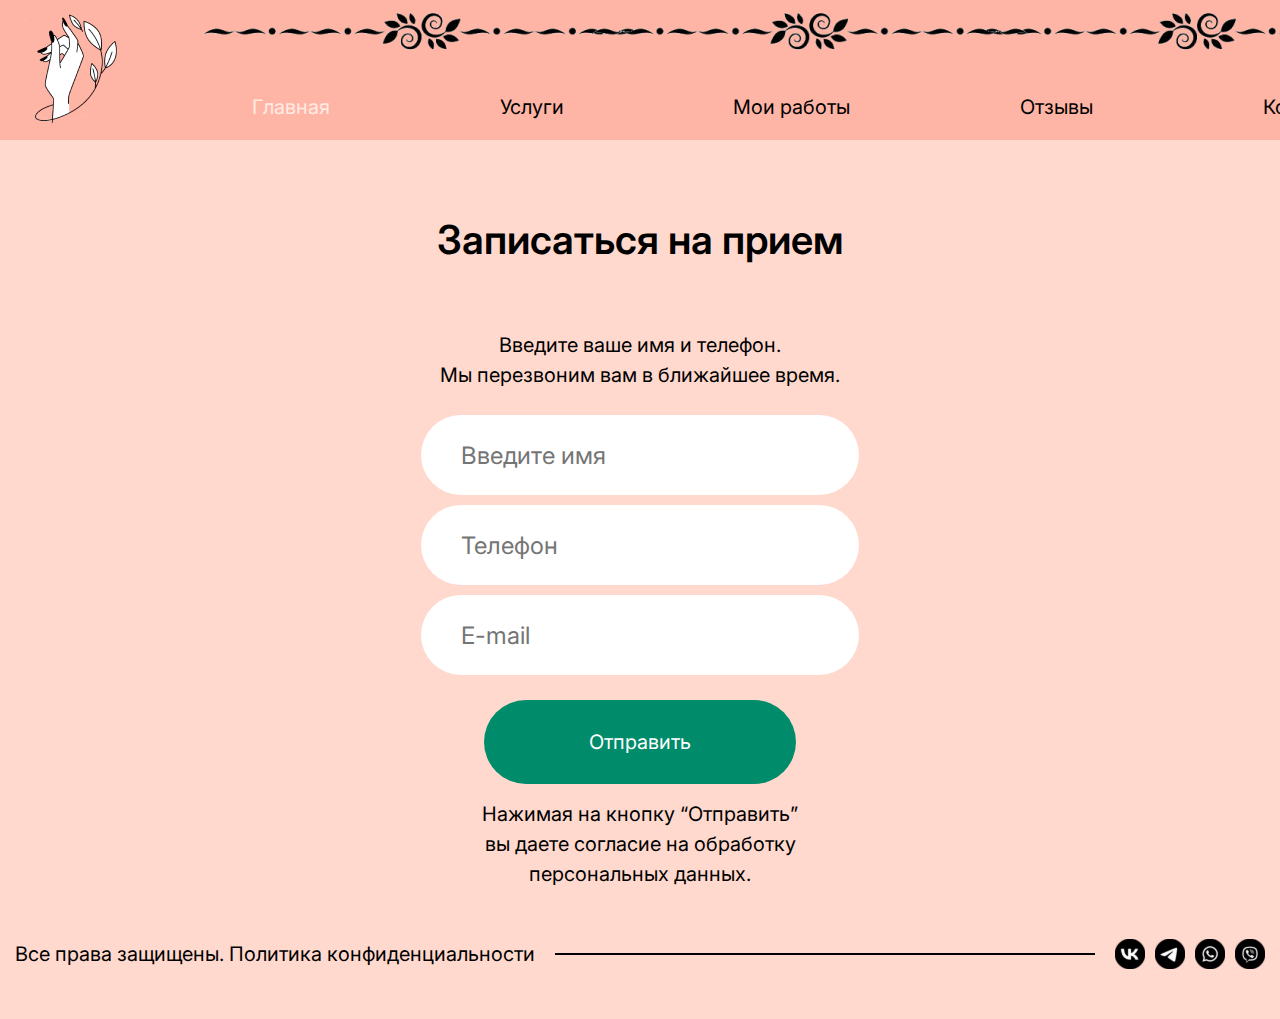
<file: index.html>
<!DOCTYPE html>
<html lang="en">

<head>
	<meta charset="UTF-8">
	<meta name="viewport" content="width=device-width, initial-scale=1">
	<title>Home</title>
	<link rel="stylesheet" href="css/style.css">
	<link rel="preconnect" href="https://fonts.googleapis.com">
	<link rel="preconnect" href="https://fonts.gstatic.com" crossorigin>
	<link href="https://fonts.googleapis.com/css2?family=Inter:wght@300;400;500;700&display=swap" rel="stylesheet">
</head>

<body>
<div class="wrapper">
	<header class="header">
		<div class="container">
			<div class="header__container">
				<div class="header__logo">
					<img src="img/logo.png">
				</div>
				<div class="header__inner">
					<div class="header__ceil">
						<img src="img/header_ceil.png">
					</div>
					<nav class="header__nav">
						<a class="nav__link link__active"  href="index.html">Главная</a>
						<a class="nav__link" href="services.html">Услуги</a>
						<a class="nav__link" href="works.html">Мои работы</a>
						<a class="nav__link" href="reviews.html">Отзывы</a>
						<a class="nav__link" href="contacts.html">Контакты</a>
					</nav>
				</div>
			</div>
		</div>
	</header>

	<div class="main">
		<div class="container">
			<div class="main__container">
				<div class="main__title">Записаться на прием</div>
				<div class="main__description">Введите ваше имя и телефон. <br/> Мы перезвоним вам в ближайшее время.</div>
				<div class="main__inputs">
					<input type="text" class="main__input" placeholder="Введите имя">
					<input type="text" class="main__input" placeholder="Телефон">
					<input type="text" class="main__input" placeholder="E-mail">
					<button class="main__button">Отправить</button>
					<div class="main__advise">Нажимая на кнопку “Отправить” <br/> вы даете согласие на обработку <br/> персональных данных.</div>
				</div>
			</div>
		</div>
	</div>

	<footer class="footer">
		<div class="container">
			<div class="footer__container">
				<div class="footer__text">Все права защищены. Политика конфиденциальности</div>
				<div class="footer__line"></div>
				<div class="footer__links">
					<img class="footer__link" src="img/vk.svg">
					<img class="footer__link" src="img/telegram.svg">
					<img class="footer__link" src="img/watsup.svg">
					<img class="footer__link" src="img/viber.svg">
				</div>
			</div>
		</div>
	</footer>
</div>
</body>
</html>
</file>
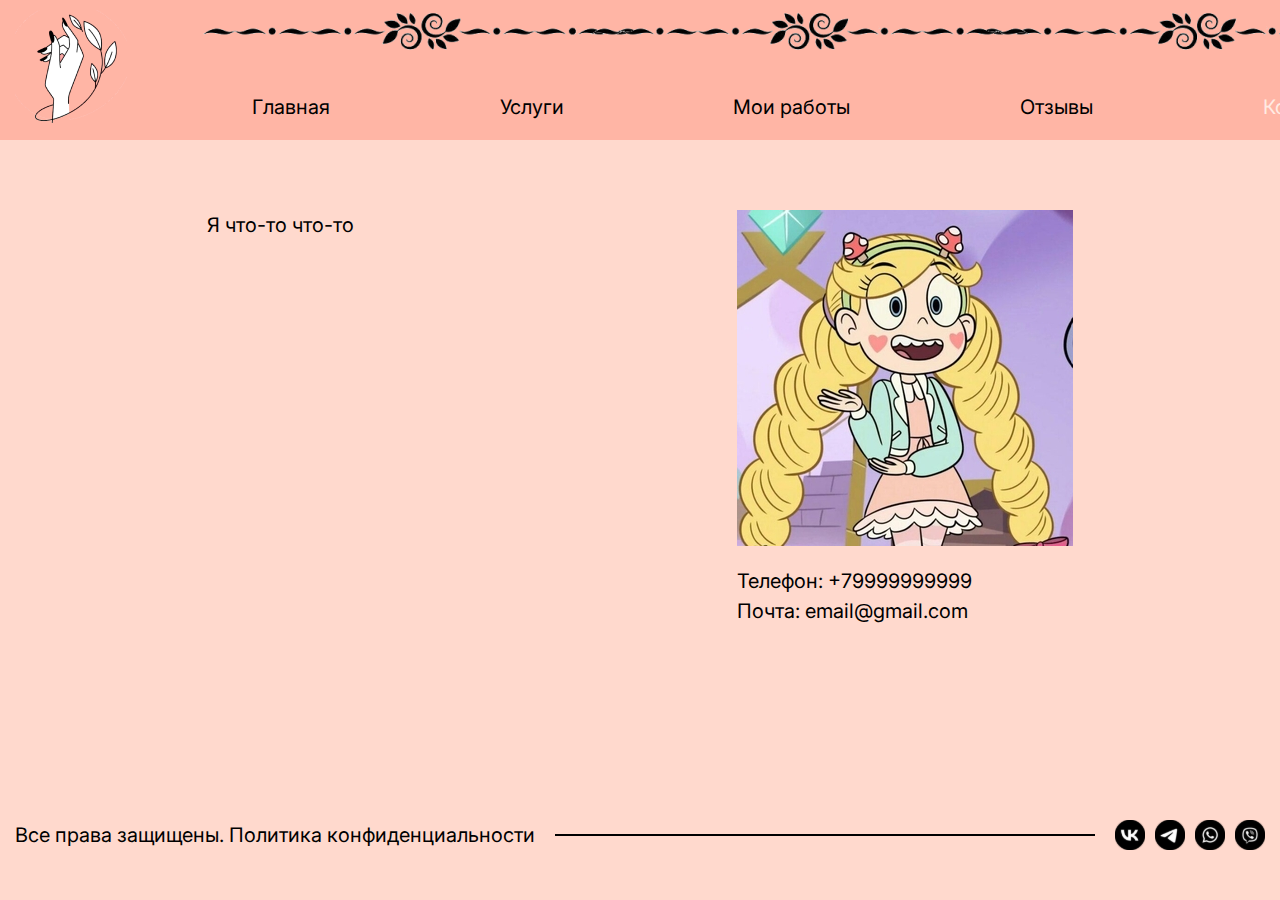
<file: contacts.html>
<!DOCTYPE html>
<html lang="en">

<head>
	<meta charset="UTF-8">
	<meta name="viewport" content="width=device-width, initial-scale=1">
	<title>Contacts</title>
	<link rel="stylesheet" href="css/contacts.css">
	<link rel="preconnect" href="https://fonts.googleapis.com">
	<link rel="preconnect" href="https://fonts.gstatic.com" crossorigin>
	<link href="https://fonts.googleapis.com/css2?family=Inter:wght@300;400;500;700&display=swap" rel="stylesheet">
</head>

<body>
<div class="wrapper">
	<header class="header">
		<div class="container">
			<div class="header__container">
				<div class="header__logo">
					<img src="img/logo.png">
				</div>
				<div class="header__inner">
					<div class="header__ceil">
						<img src="img/header_ceil.png">
					</div>
					<nav class="header__nav">
						<a class="nav__link" href="index.html">Главная</a>
						<a class="nav__link" href="services.html">Услуги</a>
						<a class="nav__link" href="works.html">Мои работы</a>
						<a class="nav__link" href="reviews.html">Отзывы</a>
						<a class="nav__link link__active" href="contacts.html">Контакты</a>
					</nav>
				</div>
			</div>
		</div>
	</header>

	<div class="main">
		<div class="container">
			<div class="main__container">
				<div class="main__left">Я что-то что-то</div>
				<div class="main__right">
					<img src="img/i.jpg" class="right__img">
					<div class="number">Телефон: +79999999999</div>
					<div class="email">Почта: email@gmail.com</div>
				</div>
			</div>
		</div>
	</div>

	<footer class="footer">
		<div class="container">
			<div class="footer__container">
				<div class="footer__text">Все права защищены. Политика конфиденциальности</div>
				<div class="footer__line"></div>
				<div class="footer__links">
					<img class="footer__link" src="img/vk.svg">
					<img class="footer__link" src="img/telegram.svg">
					<img class="footer__link" src="img/watsup.svg">
					<img class="footer__link" src="img/viber.svg">
				</div>
			</div>
		</div>
	</footer>
</div>
</body>

</html>
</file>
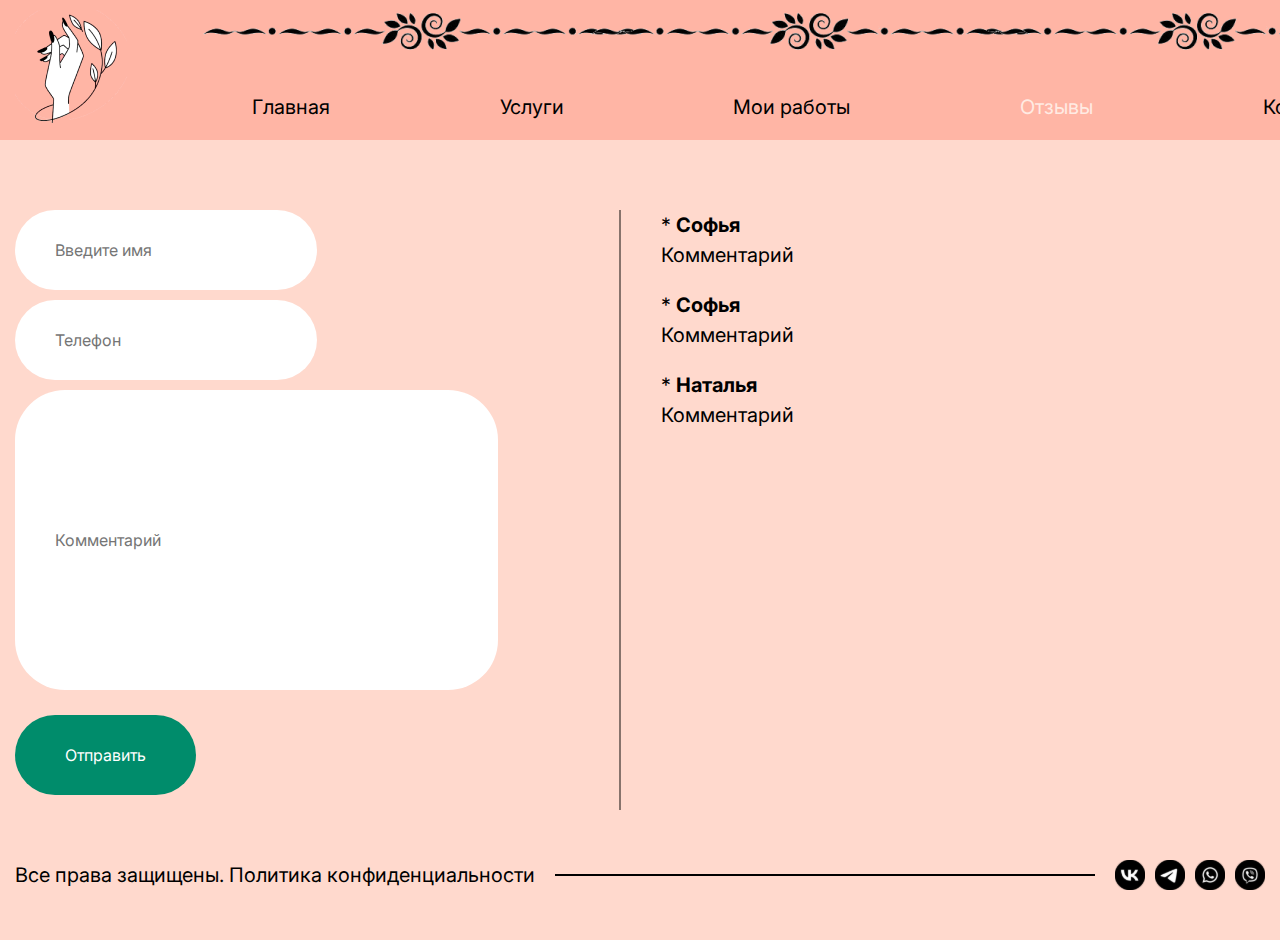
<file: reviews.html>
<!DOCTYPE html>
<html lang="en">

<head>
	<meta charset="UTF-8">
	<meta name="viewport" content="width=device-width, initial-scale=1">
	<title>Reviews</title>
	<link rel="stylesheet" href="css/reviews.css">
	<link rel="preconnect" href="https://fonts.googleapis.com">
	<link rel="preconnect" href="https://fonts.gstatic.com" crossorigin>
	<link href="https://fonts.googleapis.com/css2?family=Inter:wght@300;400;500;700&display=swap" rel="stylesheet">
</head>

<body>
<div class="wrapper">
	<header class="header">
		<div class="container">
			<div class="header__container">
				<div class="header__logo">
					<img src="img/logo.png">
				</div>
				<div class="header__inner">
					<div class="header__ceil">
						<img src="img/header_ceil.png">
					</div>
					<nav class="header__nav">
						<a class="nav__link" href="index.html">Главная</a>
						<a class="nav__link" href="services.html">Услуги</a>
						<a class="nav__link" href="works.html">Мои работы</a>
						<a class="nav__link link__active" href="reviews.html">Отзывы</a>
						<a class="nav__link" href="contacts.html">Контакты</a>
					</nav>
				</div>
			</div>
		</div>
	</header>

	<div class="main">
		<div class="container">
			<div class="main__container">
				<div class="main__left">
					<input type="text" class="main__input" placeholder="Введите имя">
					<input type="text" class="main__input" placeholder="Телефон">
					<input type="text" class="main__input main__comment" placeholder="Комментарий">
					<button class="main__button">Отправить</button>
				</div>
				<div class="diviver"></div>
				<div class="main__right">
					<div class="main__message">
						<div class="message__name">* <b>Софья</b></div>
						<div class="message__text">Комментарий</div>
					</div>
					<div class="main__message">
						<div class="message__name">* <b>Софья</b></div>
						<div class="message__text">Комментарий</div>
					</div>
					<div class="main__message">
						<div class="message__name">* <b>Наталья</b></div>
						<div class="message__text">Комментарий</div>
					</div>
				</div>
			</div>
		</div>
	</div>

	<footer class="footer">
		<div class="container">
			<div class="footer__container">
				<div class="footer__text">Все права защищены. Политика конфиденциальности</div>
				<div class="footer__line"></div>
				<div class="footer__links">
					<img class="footer__link" src="img/vk.svg">
					<img class="footer__link" src="img/telegram.svg">
					<img class="footer__link" src="img/watsup.svg">
					<img class="footer__link" src="img/viber.svg">
				</div>
			</div>
		</div>
	</footer>
</div>
</body>

</html>
</file>
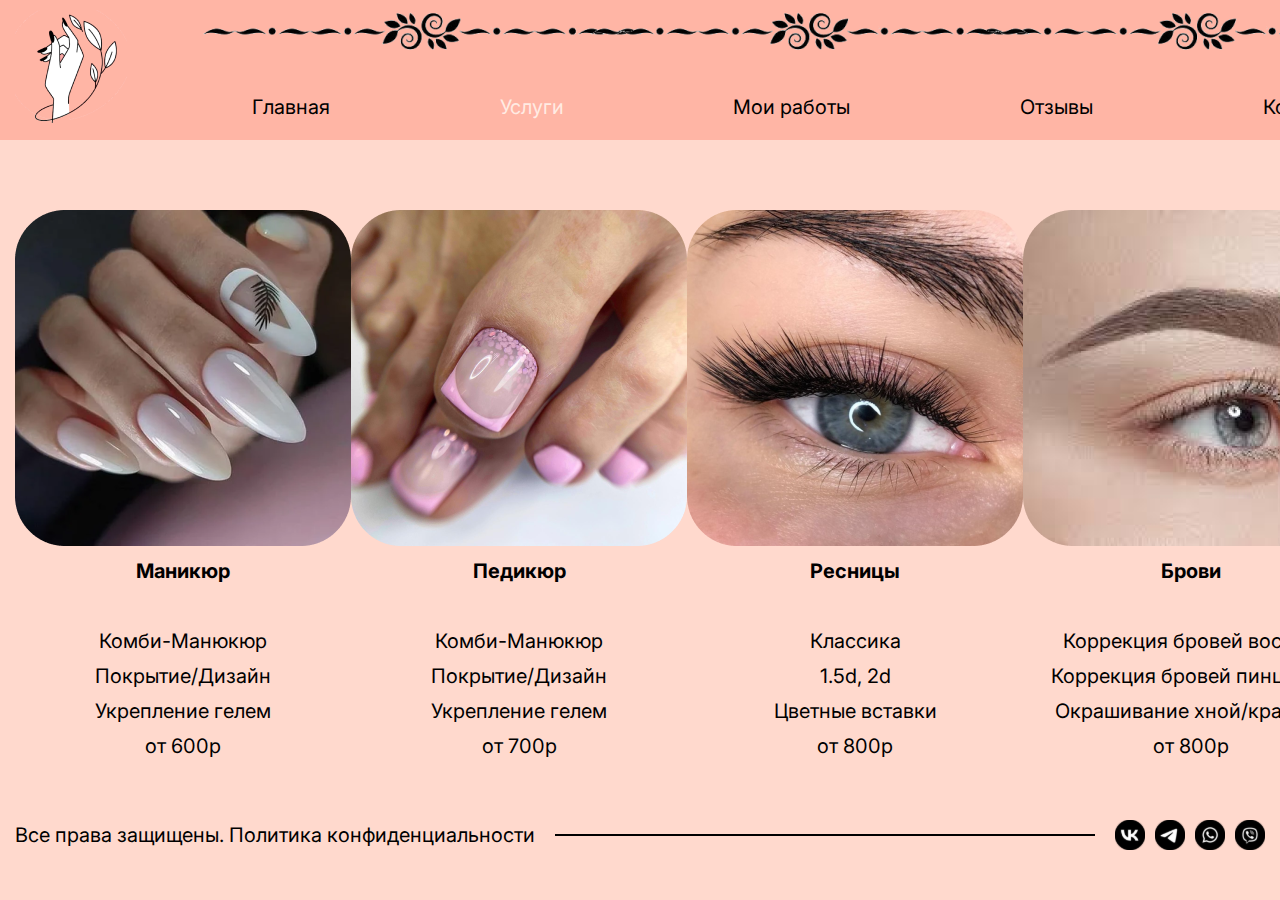
<file: services.html>
<!DOCTYPE html>
<html lang="en">

<head>
	<meta charset="UTF-8">
	<meta name="viewport" content="width=device-width, initial-scale=1">
	<title>Services</title>
	<link rel="stylesheet" href="css/services.css">
	<link rel="preconnect" href="https://fonts.googleapis.com">
	<link rel="preconnect" href="https://fonts.gstatic.com" crossorigin>
	<link href="https://fonts.googleapis.com/css2?family=Inter:wght@300;400;500;700&display=swap" rel="stylesheet">
</head>

<body>
<div class="wrapper">
	<header class="header">
		<div class="container">
			<div class="header__container">
				<div class="header__logo">
					<img src="img/logo.png">
				</div>
				<div class="header__inner">
					<div class="header__ceil">
						<img src="img/header_ceil.png">
					</div>
					<nav class="header__nav">
						<a class="nav__link" href="index.html">Главная</a>
						<a class="nav__link link__active" href="services.html">Услуги</a>
						<a class="nav__link" href="works.html">Мои работы</a>
						<a class="nav__link" href="reviews.html">Отзывы</a>
						<a class="nav__link" href="contacts.html">Контакты</a>
					</nav>
				</div>
			</div>
		</div>
	</header>

	<div class="main">
		<div class="container">
			<div class="main__items">
				<div class="main__item">
					<img src="img/man.png" alt="" class="item__img">
					<div class="item__title">Маникюр</div>
					<div class="item__info">
						<div class="item__text">Комби-Манюкюр</div>
						<div class="item__text">Покрытие/Дизайн</div>
						<div class="item__text">Укрепление гелем</div>
						<div class="item__price">от 600р</div>
					</div>
				</div>

				<div class="main__item">
					<img src="img/ped.png" alt="" class="item__img">
					<div class="item__title">Педикюр</div>
					<div class="item__info">
						<div class="item__text">Комби-Манюкюр</div>
						<div class="item__text">Покрытие/Дизайн</div>
						<div class="item__text">Укрепление гелем</div>
						<div class="item__price">от 700р</div>
					</div>
				</div>

				<div class="main__item">
					<img src="img/res.png" alt="" class="item__img">
					<div class="item__title">Ресницы</div>
					<div class="item__info">
						<div class="item__text">Классика</div>
						<div class="item__text">1.5d, 2d</div>
						<div class="item__text">Цветные вставки</div>
						<div class="item__price">от 800р</div>
					</div>
				</div>

				<div class="main__item">
					<img src="img/brov.png" alt="" class="item__img">
					<div class="item__title">Брови</div>
					<div class="item__info">
						<div class="item__text">Коррекция бровей воском</div>
						<div class="item__text">Коррекция бровей пинцетом</div>
						<div class="item__text">Окрашивание хной/краской</div>
						<div class="item__price">от 800р</div>
					</div>
				</div>
			</div>
		</div>
	</div>

	<footer class="footer">
		<div class="container">
			<div class="footer__container">
				<div class="footer__text">Все права защищены. Политика конфиденциальности</div>
				<div class="footer__line"></div>
				<div class="footer__links">
					<img class="footer__link" src="img/vk.svg">
					<img class="footer__link" src="img/telegram.svg">
					<img class="footer__link" src="img/watsup.svg">
					<img class="footer__link" src="img/viber.svg">
				</div>
			</div>
		</div>
	</footer>
</div>
</body>

</html>
</file>
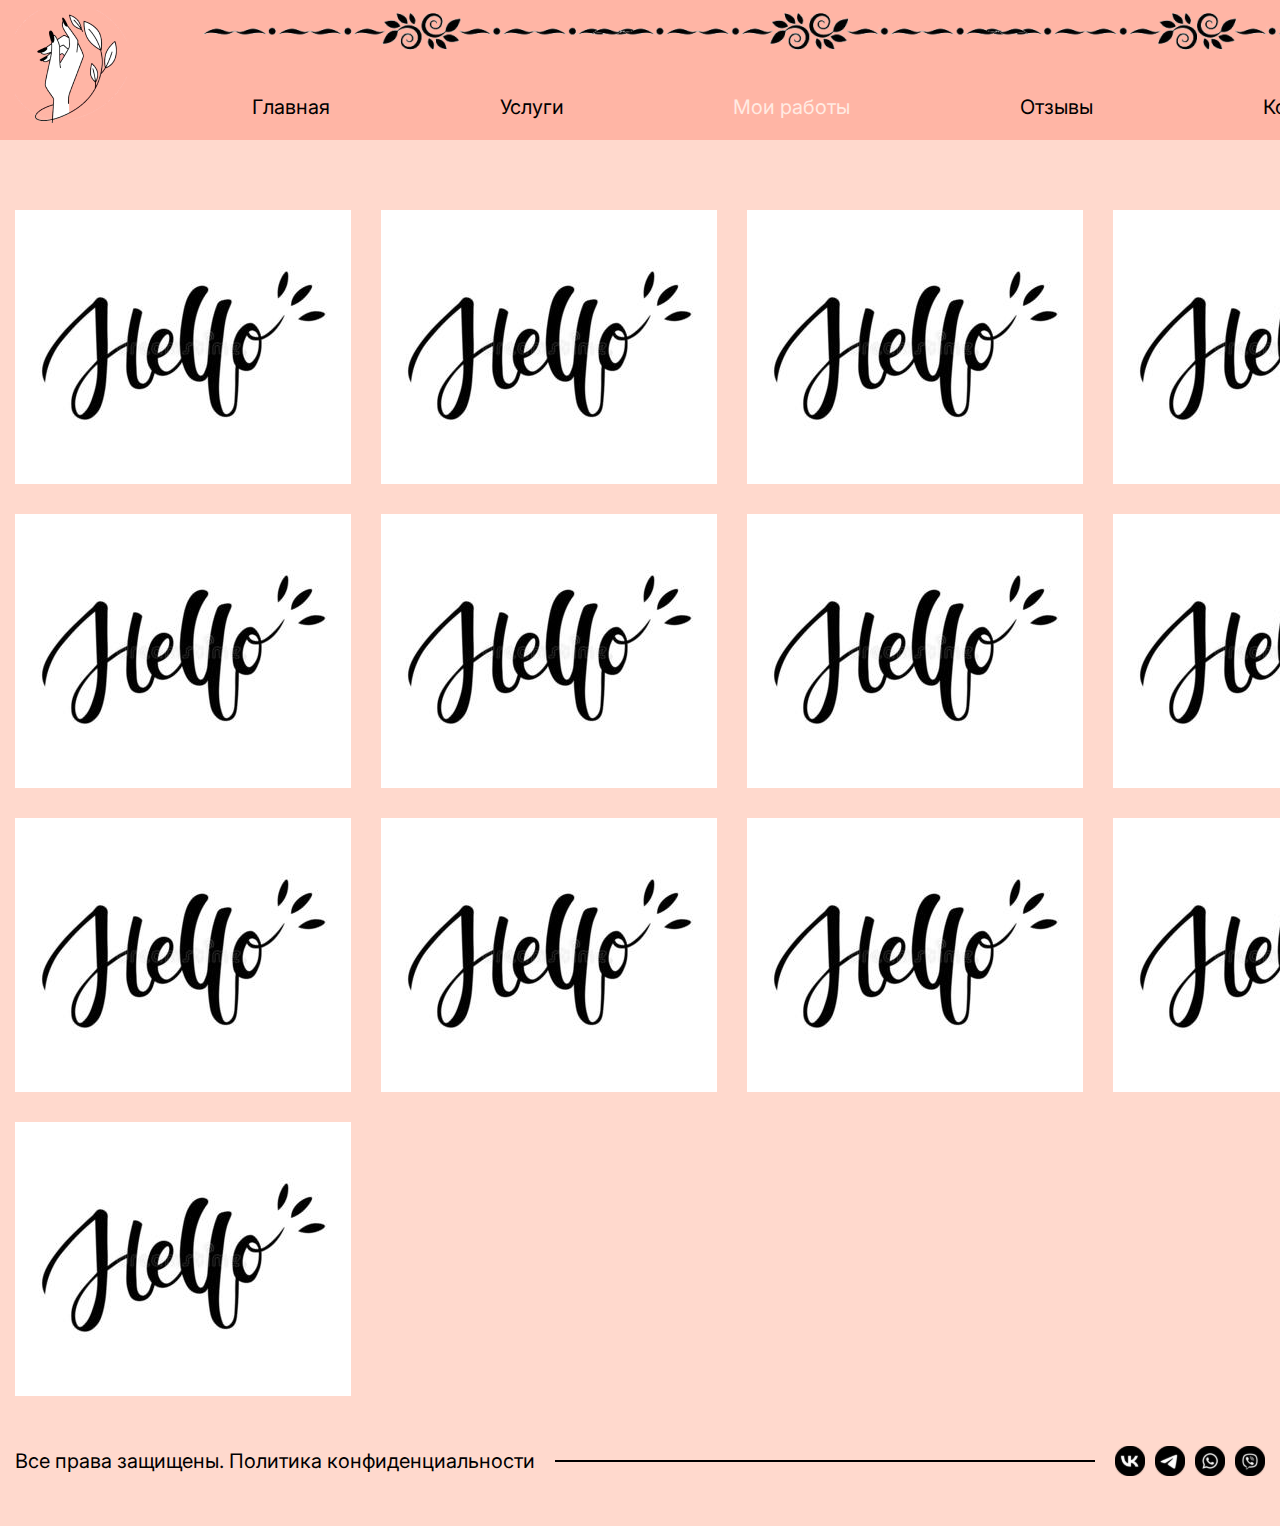
<file: works.html>
<!DOCTYPE html>
<html lang="en">

<head>
	<meta charset="UTF-8">
	<meta name="viewport" content="width=device-width, initial-scale=1">
	<title>Works</title>
	<link rel="stylesheet" href="css/works.css">
	<link rel="preconnect" href="https://fonts.googleapis.com">
	<link rel="preconnect" href="https://fonts.gstatic.com" crossorigin>
	<link href="https://fonts.googleapis.com/css2?family=Inter:wght@300;400;500;700&display=swap" rel="stylesheet">
	
</head>

<body>
<div class="wrapper">
	<header class="header">
		<div class="container">
			<div class="header__container">
				<div class="header__logo">
					<img src="img/logo.png">
				</div>
				<div class="header__inner">
					<div class="header__ceil">
						<img src="img/header_ceil.png">
					</div>
					<nav class="header__nav">
						<a class="nav__link" href="index.html">Главная</a>
						<a class="nav__link" href="services.html">Услуги</a>
						<a class="nav__link link__active" href="works.html">Мои работы</a>
						<a class="nav__link" href="reviews.html">Отзывы</a>
						<a class="nav__link" href="contacts.html">Контакты</a>
					</nav>
				</div>
			</div>
		</div>
	</header>

	<div class="main">
		<div class="container">
			<div class="main__container">
				<img src="img/photo.jpg" alt="" class="work__image">
				<img src="img/photo.jpg" alt="" class="work__image">
				<img src="img/photo.jpg" alt="" class="work__image">
				<img src="img/photo.jpg" alt="" class="work__image">
				<img src="img/photo.jpg" alt="" class="work__image">
				<img src="img/photo.jpg" alt="" class="work__image">
				<img src="img/photo.jpg" alt="" class="work__image">
				<img src="img/photo.jpg" alt="" class="work__image">
				<img src="img/photo.jpg" alt="" class="work__image">
				<img src="img/photo.jpg" alt="" class="work__image">
				<img src="img/photo.jpg" alt="" class="work__image">
				<img src="img/photo.jpg" alt="" class="work__image">
				<img src="img/photo.jpg" alt="" class="work__image">
			</div>
		</div>
	</div>

	<footer class="footer">
		<div class="container">
			<div class="footer__container">
				<div class="footer__text">Все права защищены. Политика конфиденциальности</div>
				<div class="footer__line"></div>
				<div class="footer__links">
					<img class="footer__link" src="img/vk.svg">
					<img class="footer__link" src="img/telegram.svg">
					<img class="footer__link" src="img/watsup.svg">
					<img class="footer__link" src="img/viber.svg">
				</div>
			</div>
		</div>
	</footer>
</div>
</body>

</html>
</file>
<file: css/style.css>
@charset "UTF-8";
/*Обнуление*/
* {
  padding: 0;
  margin: 0;
  border: 0;
}

*, *:before, *:after {
  -webkit-box-sizing: border-box;
  box-sizing: border-box;
}

:focus, :active {
  outline: none;
}

a:focus, a:active {
  outline: none;
}

nav, footer, header, aside {
  display: block;
}

html, body {
  height: 100%;
  width: 100%;
  font-size: 100%;
  line-height: 1;
  font-size: 14px;
  -ms-text-size-adjust: 100%;
  -moz-text-size-adjust: 100%;
  -webkit-text-size-adjust: 100%;
}

input, button, textarea {
  font-family: inherit;
}

input::-ms-clear {
  display: none;
}

button {
  cursor: pointer;
}

button::-moz-focus-inner {
  padding: 0;
  border: 0;
}

a, a:visited {
  text-decoration: none;
}

a:hover {
  text-decoration: none;
}

ul li {
  list-style: none;
}

img {
  vertical-align: top;
}

h1, h2, h3, h4, h5, h6 {
  font-size: inherit;
  font-weight: 400;
}

/*--------------------------------------------------*/

body {
  font-family: 'Inter', sans-serif;
  background-color: #FFD9CD;
  color: #000000;
  font-size: 20px;
  line-height: 1.5;
}

.wrapper {
  display: flex;
  flex-direction: column;
  height: 100%;
}

.container {
  width: 100%;
  max-width: 1470px;
  padding: 0 15px;
  margin: 0 auto;
}

.header {
  background-color: #FFB5A5;
  height: 140px;
  padding: 10px 0;
}

.header__container {
  display: flex;
}

.header__logo {
  margin-right: 40px;
}

.header__nav {
  display: flex;
  justify-content: space-around;
  align-items: center;
}

.nav__link {
  color: #000000;
  transition: all .15s linear;
}
.link__active{
  color: #ffebe3;
  

}

.nav__link:hover {
  color: #ffebe3;
  text-decoration: underline;
}

.main {
  flex: 1;
  padding-top: 70px;
}

.main__title {
  font-weight: 600;
  font-size: 40px;
  text-align: center;
  margin-bottom: 60px;
}

.main__description {
  text-align: center;
  margin-bottom: 25px;
}

.main__inputs {
  display: flex;
  flex-direction: column;
}

.main__input {
  width: 35%;
  margin: 0 auto 10px;
  height: 25px;
  border-radius: 50px;
  padding: 40px;
  font-size: 24px;
}

.main__button {
  width: 25%;
  padding: 30px;
  margin: 15px auto;
  background-color: #008C6B;
  border-radius: 50px;
  color: #FFFFFF;
  font-size: 20px;
  transition: all .1s linear;
}

.main__button:hover {
  transform: translateY(2px);
  background-color: #036c52;
}

.main__advise {
  text-align: center;
}

.footer {
  padding: 50px 0;
}

.footer__container {
  display: flex;
  justify-content: space-between;
  align-items: center;
}

.footer__links {
  display: flex;
  justify-content: space-between;
  align-items: center;
}

.footer__line {
  flex: 1;
  height: 2px;
  background-color: #000000;
  margin: 0 20px;
}

.footer__link {
  margin-right: 10px;
}

.footer__link:last-child {
  margin-right: 0;
}
</file>
<file: css/contacts.css>
@charset "UTF-8";
/*Обнуление*/
* {
    padding: 0;
    margin: 0;
    border: 0;
}

*, *:before, *:after {
    -webkit-box-sizing: border-box;
    box-sizing: border-box;
}

:focus, :active {
    outline: none;
}

a:focus, a:active {
    outline: none;
}

nav, footer, header, aside {
    display: block;
}

html, body {
    height: 100%;
    width: 100%;
    font-size: 100%;
    line-height: 1;
    font-size: 14px;
    -ms-text-size-adjust: 100%;
    -moz-text-size-adjust: 100%;
    -webkit-text-size-adjust: 100%;
}

input, button, textarea {
    font-family: inherit;
}

input::-ms-clear {
    display: none;
}

button {
    cursor: pointer;
}

button::-moz-focus-inner {
    padding: 0;
    border: 0;
}

a, a:visited {
    text-decoration: none;
}

a:hover {
    text-decoration: none;
}

ul li {
    list-style: none;
}

img {
    vertical-align: top;
}

h1, h2, h3, h4, h5, h6 {
    font-size: inherit;
    font-weight: 400;
}

/*--------------------------------------------------*/

body {
    font-family: 'Inter', sans-serif;
    background-color: #FFD9CD;
    color: #000000;
    font-size: 20px;
    line-height: 1.5;
}

.wrapper {
    display: flex;
    flex-direction: column;
    height: 100%;
}

.container {
    width: 100%;
    max-width: 1470px;
    padding: 0 15px;
    margin: 0 auto;
}

.header {
    background-color: #FFB5A5;
    height: 140px;
    padding: 10px 0;
}

.header__container {
    display: flex;
}

.header__logo {
    margin-right: 40px;
}

.header__nav {
    display: flex;
    justify-content: space-around;
    align-items: center;
}

.nav__link {
    color: #000000;
    transition: all .15s linear;
}
.link__active{
    color: #ffebe3;
    
  
  }

.nav__link:hover {
    color: #ffebe3;
    text-decoration: underline;
}


.main {
    flex: 1;
    padding-top: 70px;
}

.main__container {
    display: flex;
    justify-content: space-around;
}

.right__img {
    margin-bottom: 20px;
}

.footer {
    padding: 50px 0;
}

.footer__container {
    display: flex;
    justify-content: space-between;
    align-items: center;
}

.footer__links {
    display: flex;
    justify-content: space-between;
    align-items: center;
}

.footer__line {
    flex: 1;
    height: 2px;
    background-color: #000000;
    margin: 0 20px;
}

.footer__link {
    margin-right: 10px;
}

.footer__link:last-child {
    margin-right: 0;
}
</file>
<file: css/reviews.css>
@charset "UTF-8";
/*Обнуление*/
* {
    padding: 0;
    margin: 0;
    border: 0;
}

*, *:before, *:after {
    -webkit-box-sizing: border-box;
    box-sizing: border-box;
}

:focus, :active {
    outline: none;
}

a:focus, a:active {
    outline: none;
}

nav, footer, header, aside {
    display: block;
}

html, body {
    height: 100%;
    width: 100%;
    font-size: 100%;
    line-height: 1;
    font-size: 14px;
    -ms-text-size-adjust: 100%;
    -moz-text-size-adjust: 100%;
    -webkit-text-size-adjust: 100%;
}

input, button, textarea {
    font-family: inherit;
}

input::-ms-clear {
    display: none;
}

button {
    cursor: pointer;
}

button::-moz-focus-inner {
    padding: 0;
    border: 0;
}

a, a:visited {
    text-decoration: none;
}

a:hover {
    text-decoration: none;
}

ul li {
    list-style: none;
}

img {
    vertical-align: top;
}

h1, h2, h3, h4, h5, h6 {
    font-size: inherit;
    font-weight: 400;
}

/*--------------------------------------------------*/

body {
    font-family: 'Inter', sans-serif;
    background-color: #FFD9CD;
    color: #000000;
    font-size: 20px;
    line-height: 1.5;
}

.wrapper {
    display: flex;
    flex-direction: column;
    height: 100%;
}

.container {
    width: 100%;
    max-width: 1470px;
    padding: 0 15px;
    margin: 0 auto;
}

.header {
    background-color: #FFB5A5;
    height: 140px;
    padding: 10px 0;
}

.header__container {
    display: flex;
}

.header__logo {
    margin-right: 40px;
}

.header__nav {
    display: flex;
    justify-content: space-around;
    align-items: center;
}

.nav__link {
    color: #000000;
    transition: all .15s linear;
}
.link__active{
    color: #ffebe3;
    
  
  }

.nav__link:hover {
    color: #ffebe3;
    text-decoration: underline;
}

.main {
    flex: 1;
    padding-top: 70px;
}

.main__container {
    display: flex;
    justify-content: space-around;
}

.main__left {
    display: flex;
    flex-direction: column;
}

.main__button {
    width: 30%;
    padding: 30px;
    margin-top: 15px;
    background-color: #008C6B;
    border-radius: 50px;
    color: #FFFFFF;
    font-size: 16px;
    transition: all .1s linear;
}

.main__button:hover {
    transform: translateY(2px);
    background-color: #036c52;
}

.main__input {
    width: 50%;
    margin-bottom: 10px;
    height: 25px;
    border-radius: 50px;
    padding: 40px;
    font-size: 16px;
}

.main__comment {
    width: 80%;
    height: 300px;
}

.main__left {
    width: 49%;
}

.diviver {
    height: 600px;
    width: 2px;
    background-color: rgba(0, 0, 0, 0.47);
}

.main__right {
    margin-left: 40px;
    width: 49%;
}

.main__message {
    margin-bottom: 20px;
}

.footer {
    padding: 50px 0;
}

.footer__container {
    display: flex;
    justify-content: space-between;
    align-items: center;
}

.footer__links {
    display: flex;
    justify-content: space-between;
    align-items: center;
}

.footer__line {
    flex: 1;
    height: 2px;
    background-color: #000000;
    margin: 0 20px;
}

.footer__link {
    margin-right: 10px;
}

.footer__link:last-child {
    margin-right: 0;
}
</file>
<file: css/services.css>
@charset "UTF-8";
/*Обнуление*/
* {
    padding: 0;
    margin: 0;
    border: 0;
}

*, *:before, *:after {
    -webkit-box-sizing: border-box;
    box-sizing: border-box;
}

:focus, :active {
    outline: none;
}

a:focus, a:active {
    outline: none;
}

nav, footer, header, aside {
    display: block;
}

html, body {
    height: 100%;
    width: 100%;
    font-size: 100%;
    line-height: 1;
    font-size: 14px;
    -ms-text-size-adjust: 100%;
    -moz-text-size-adjust: 100%;
    -webkit-text-size-adjust: 100%;
}

input, button, textarea {
    font-family: inherit;
}

input::-ms-clear {
    display: none;
}

button {
    cursor: pointer;
}

button::-moz-focus-inner {
    padding: 0;
    border: 0;
}

a, a:visited {
    text-decoration: none;
}

a:hover {
    text-decoration: none;
}

ul li {
    list-style: none;
}

img {
    vertical-align: top;
}

h1, h2, h3, h4, h5, h6 {
    font-size: inherit;
    font-weight: 400;
}

/*--------------------------------------------------*/

body {
    font-family: 'Inter', sans-serif;
    background-color: #FFD9CD;
    color: #000000;
    font-size: 20px;
    line-height: 1.5;
}

.wrapper {
    display: flex;
    flex-direction: column;
    height: 100%;
}

.container {
    width: 100%;
    max-width: 1470px;
    padding: 0 15px;
    margin: 0 auto;
}

.header {
    background-color: #FFB5A5;
    height: 140px;
    padding: 10px 0;
}

.header__container {
    display: flex;
}

.header__logo {
    margin-right: 40px;
}

.header__nav {
    display: flex;
    justify-content: space-around;
    align-items: center;
}

.nav__link {
    color: #000000;
    transition: all .15s linear;
}
.link__active{
    color: #ffebe3;
    
  
  }
.nav__link:hover {
    color: #ffebe3;
    text-decoration: underline;
}

.main {
    flex: 1;
    padding-top: 70px;
}

.main__items {
    display: flex;
    justify-content: space-between;
    align-items: center;
}

.item__img {
    margin-bottom: 10px;
}

.item__title {
    text-align: center;
    margin-bottom: 40px;
    font-weight: 700;
}

.item__text {
    text-align: center;
    margin-bottom: 5px;
}

.item__price {
    text-align: center;
}

.footer {
    padding: 50px 0;
}

.footer__container {
    display: flex;
    justify-content: space-between;
    align-items: center;
}

.footer__links {
    display: flex;
    justify-content: space-between;
    align-items: center;
}

.footer__line {
    flex: 1;
    height: 2px;
    background-color: #000000;
    margin: 0 20px;
}

.footer__link {
    margin-right: 10px;
}

.footer__link:last-child {
    margin-right: 0;
}
</file>
<file: css/works.css>
@charset "UTF-8";
/*Обнуление*/
* {
    padding: 0;
    margin: 0;
    border: 0;
}

*, *:before, *:after {
    -webkit-box-sizing: border-box;
    box-sizing: border-box;
}

:focus, :active {
    outline: none;
}

a:focus, a:active {
    outline: none;
}

nav, footer, header, aside {
    display: block;
}

html, body {
    height: 100%;
    width: 100%;
    font-size: 100%;
    line-height: 1;
    font-size: 14px;
    -ms-text-size-adjust: 100%;
    -moz-text-size-adjust: 100%;
    -webkit-text-size-adjust: 100%;
}

input, button, textarea {
    font-family: inherit;
}

input::-ms-clear {
    display: none;
}

button {
    cursor: pointer;
}

button::-moz-focus-inner {
    padding: 0;
    border: 0;
}

a, a:visited {
    text-decoration: none;
}

a:hover {
    text-decoration: none;
}

ul li {
    list-style: none;
}

img {
    vertical-align: top;
}

h1, h2, h3, h4, h5, h6 {
    font-size: inherit;
    font-weight: 400;
}

/*--------------------------------------------------*/

body {
    font-family: 'Inter', sans-serif;
    background-color: #FFD9CD;
    color: #000000;
    font-size: 20px;
    line-height: 1.5;
}

.wrapper {
    display: flex;
    flex-direction: column;
    height: 100%;
}

.container {
    width: 100%;
    max-width: 1470px;
    padding: 0 15px;
    margin: 0 auto;
}

.header {
    background-color: #FFB5A5;
    height: 140px;
    padding: 10px 0;
}

.header__container {
    display: flex;
}

.header__logo {
    margin-right: 40px;
}

.header__nav {
    display: flex;
    justify-content: space-around;
    align-items: center;
}

.nav__link {
    color: #000000;
    transition: all .15s linear;
}
.link__active{
    color: #ffebe3;
    
  
  }

.nav__link:hover {
    color: #ffebe3;
    text-decoration: underline;
}


.main {
    flex: 1;
    padding-top: 70px;
}

.main__container {
    display: grid;
    grid-template: auto / 1fr 1fr 1fr 1fr;
    grid-gap: 30px;
}

.footer {
    padding: 50px 0;
}

.footer__container {
    display: flex;
    justify-content: space-between;
    align-items: center;
}

.footer__links {
    display: flex;
    justify-content: space-between;
    align-items: center;
}

.footer__line {
    flex: 1;
    height: 2px;
    background-color: #000000;
    margin: 0 20px;
}

.footer__link {
    margin-right: 10px;
}

.footer__link:last-child {
    margin-right: 0;
}
</file>
